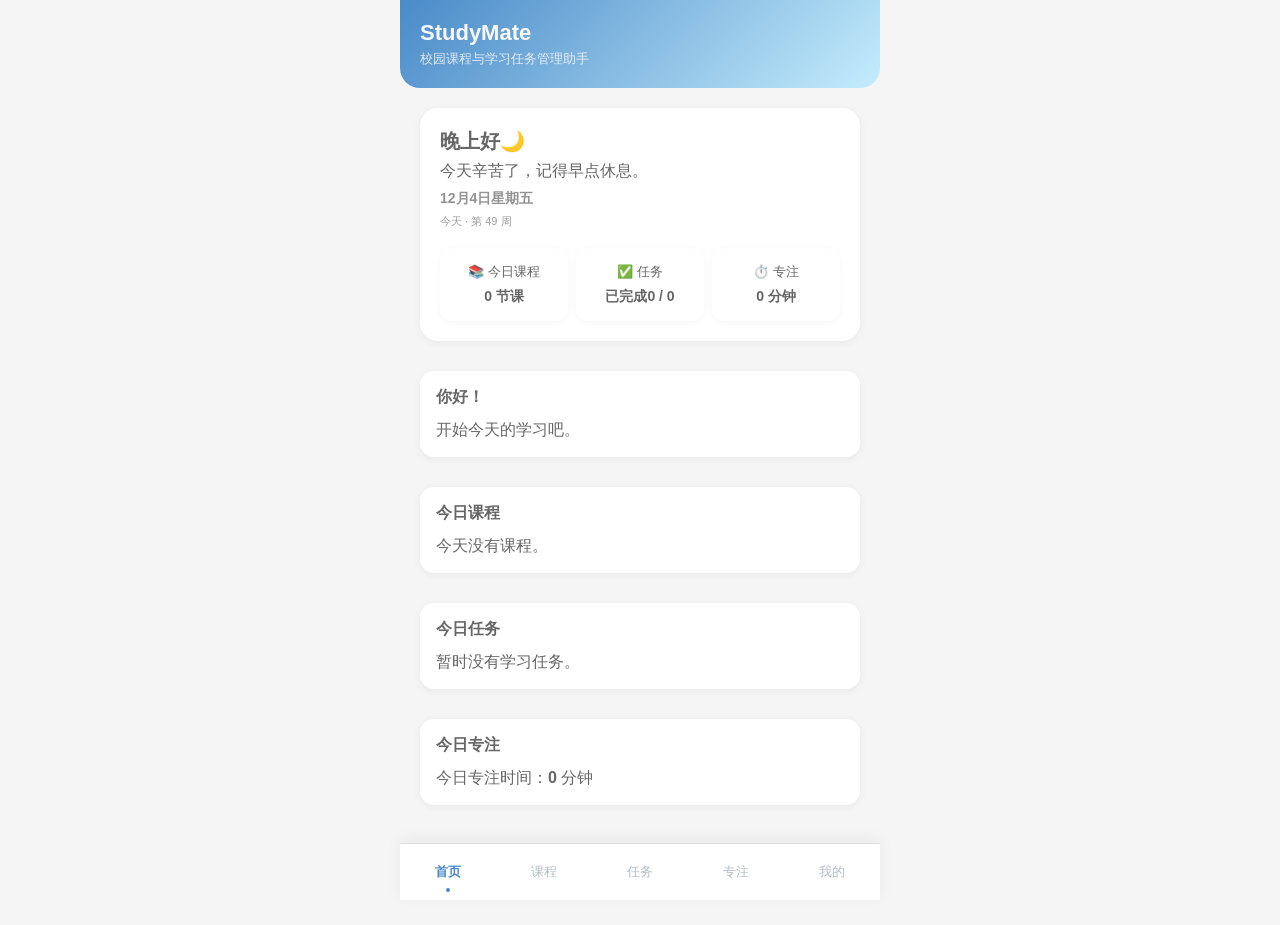
<file: index.html>
<!DOCTYPE html>

<html lang="zh-CN">

<head>
    <meta charset="UTF-8">

    <meta name="viewport" content="width=device-width, initial-scale=1.0">

    <title>StudyMate - 首页</title>

    <link rel="stylesheet" href="css/style.css">
</head>


<body>

    <!-- 顶部 -->
    <header>
        <h1>StudyMate</h1>
        <p>校园课程与学习任务管理助手</p>
    </header>


    <!-- 首页内容 -->
    <main>

    <!-- 今日学习概览 -->
    <section class="study-overview">


    <h2 id="greeting">早上好 👋</h2>

    <p id="rest-reminder"></p>

    <div class="date-info">
        <p id="today-date">今日</p>
        <span id="week-info"></span>
    </div>

    <div class="overview-card">

        <div class="overview-item">
            <span>📚 今日课程</span>
            <strong id="today-courses">0节课</strong>
        </div>

        <div class="overview-item">
            <span>✅ 任务</span>
            <strong id="task-progress">已完成0/0</strong>
        </div>

        <div class="overview-item">
            <span>⏱️ 专注</span>
            <strong id="focus-minutes">0分钟</strong>
        </div>

    </div>

</section>

        <section>
            <h2>你好！</h2>
            <p>开始今天的学习吧。</p>
        </section>


        <section>
            <h2>今日课程</h2>
            <div id="today-course-list">
            <p>暂时没有课程数据</p>
        </div>
        </section>


        <section>
            <h2>今日任务</h2>
            <div id="today-task-list">
            <p>暂时没有学习任务</p>
        </div>
        </section>


        <section>
            <h2>今日专注</h2>
            <p>今日专注时间：<strong id="today-focus-minutes">0</strong> 分钟</p>
        </section>

    </main>


    <!-- 底部导航栏 -->
    <nav>
        <a href="index.html" class="active">首页</a>
        <a href="course.html">课程</a>
        <a href="task.html">任务</a>
        <a href="focus.html">专注</a>
        <a href="profile.html">我的</a>
    </nav>

    <script src="js/timer.js"></script>


    <script>
        document.addEventListener('DOMContentLoaded', function () {

            // ================================
            // 根据时间自动显示问候语
            // ================================

const currentHour = new Date().getHours();

const greetingElement =
    document.getElementById('greeting');

const restReminder =
    document.getElementById('rest-reminder');


// 早上 5:00 - 11:59
if (currentHour >= 5 && currentHour < 12) {

    greetingElement.textContent =
        '早上好👋';

    restReminder.textContent = '';


// 下午 12:00 - 17:59
} else if (currentHour >= 12 && currentHour < 18) {

    greetingElement.textContent =
        '下午好☀️';

    restReminder.textContent = '';


// 晚上 18:00 - 第二天 4:59
} else {

    greetingElement.textContent =
        '晚上好🌙';

    restReminder.textContent =
        '今天辛苦了，记得早点休息。';

}

// ================================
// 自动显示今天日期
// ================================

const currentDate = new Date();

const weekDays = [
    '星期日',
    '星期一',
    '星期二',
    '星期三',
    '星期四',
    '星期五',
    '星期六'
];

const months = [
    '1月',
    '2月',
    '3月',
    '4月',
    '5月',
    '6月',
    '7月',
    '8月',
    '9月',
    '10月',
    '11月',
    '12月'
];


// 星期
const weekDay =
    weekDays[currentDate.getDay()];

// 月份
const month =
    months[currentDate.getMonth()];

// 日期
const date =
    currentDate.getDate();


// 显示完整日期
document.getElementById('today-date').textContent =
    month +  date + '日' + weekDay;


// ================================
// 计算今年第几周
// ================================

const startOfYear =
    new Date(currentDate.getFullYear(), 0, 1);

const daysPassed =
    Math.floor(
        (currentDate - startOfYear) /
        (24 * 60 * 60 * 1000)
    );

const weekNumber =
    Math.ceil(
        (daysPassed + startOfYear.getDay() + 1) / 7
    );


// 显示 Week
document.getElementById('week-info').textContent =
    '今天 · 第 ' + weekNumber + ' 周';

            // 读取课程页面保存的所有课程
            const courses = JSON.parse(localStorage.getItem('courses')) || [];

            // 获取今天是星期几
            // 周日=0，周一=1，周二=2……周六=6
            const today = new Date().getDay();

            // 找出今天的课程
            const todayCourses = courses.filter(function(course) {
                return course.day === today;
            });

            // 把今天课程数量显示到首页
            const courseElement = document.getElementById('today-courses');

            if (courseElement) {
                courseElement.textContent =
                    todayCourses.length + ' 节课';
            }

            // ================================
// 显示今天的具体课程
// ================================

const todayCourseList =
    document.getElementById('today-course-list');

if (todayCourseList) {

    if (todayCourses.length === 0) {

        todayCourseList.innerHTML =
            '<p>今天没有课程。</p>';

    } else {

        // 按上课时间排序
        todayCourses.sort(function(a, b) {
            return a.start.localeCompare(b.start);
        });

        todayCourseList.innerHTML =
            todayCourses.map(function(course) {

                return `
                    <div class="course-card">

                        <div class="course-time">
                            ${course.start} - ${course.end}
                        </div>

                        <div class="course-name">
                            ${course.name}
                        </div>

                        <div class="course-location">
                            📍 ${course.location}
                        </div>

                    </div>
                `;

            }).join('');
    }
}

            // ================================
            // 读取任务数据
            // ================================

            const tasks = JSON.parse(localStorage.getItem('tasks')) || [];

        // 统计已经完成的任务
            const completedTasks = tasks.filter(function(task) {
            return task.completed === true;
        });

        // 找到首页的任务统计位置
            const taskElement = document.getElementById('task-progress');

        // 显示：完成数量 / 总任务数量
        if (taskElement) {
            taskElement.textContent =
            '已完成' + completedTasks.length + ' / ' + tasks.length;
            }

        // ================================
// 显示任务列表
// ================================

const todayTaskList =
    document.getElementById('today-task-list');

if (todayTaskList) {

    if (tasks.length === 0) {

        todayTaskList.innerHTML =
            '<p>暂时没有学习任务。</p>';

    } else {

        todayTaskList.innerHTML =
            tasks.map(function(task) {

                const status =
                    task.completed ? '✅' : '🟩';

                return `
                    <p>
                        ${status} ${task.name}
                    </p>
                `;

            }).join('');
    }
}

    // ================================
// 读取专注数据
// ================================

const focusSessions =
    JSON.parse(localStorage.getItem('focusSessions')) || [];


// 获取今天日期
const now = new Date();

const todayString =
    now.getFullYear() + '-' +
    String(now.getMonth() + 1).padStart(2, '0') + '-' +
    String(now.getDate()).padStart(2, '0');


// 找出今天完成的番茄钟
const todaySessions = focusSessions.filter(function(session) {
    return session.date === todayString;
});


// 计算今天总专注分钟数
const todayFocusMinutes = todaySessions.reduce(function(total, session) {
    return total + session.minutes;
}, 0);


// 首页顶部 Focus
const focusElement =
    document.getElementById('focus-minutes');

if (focusElement) {
    focusElement.textContent =
        todayFocusMinutes + ' 分钟';
}


// 首页下面“今日专注”
const todayFocusElement =
    document.getElementById('today-focus-minutes');

if (todayFocusElement) {
    todayFocusElement.textContent =
        todayFocusMinutes;
}

        });
    </script>

</body>

</html>
</file>
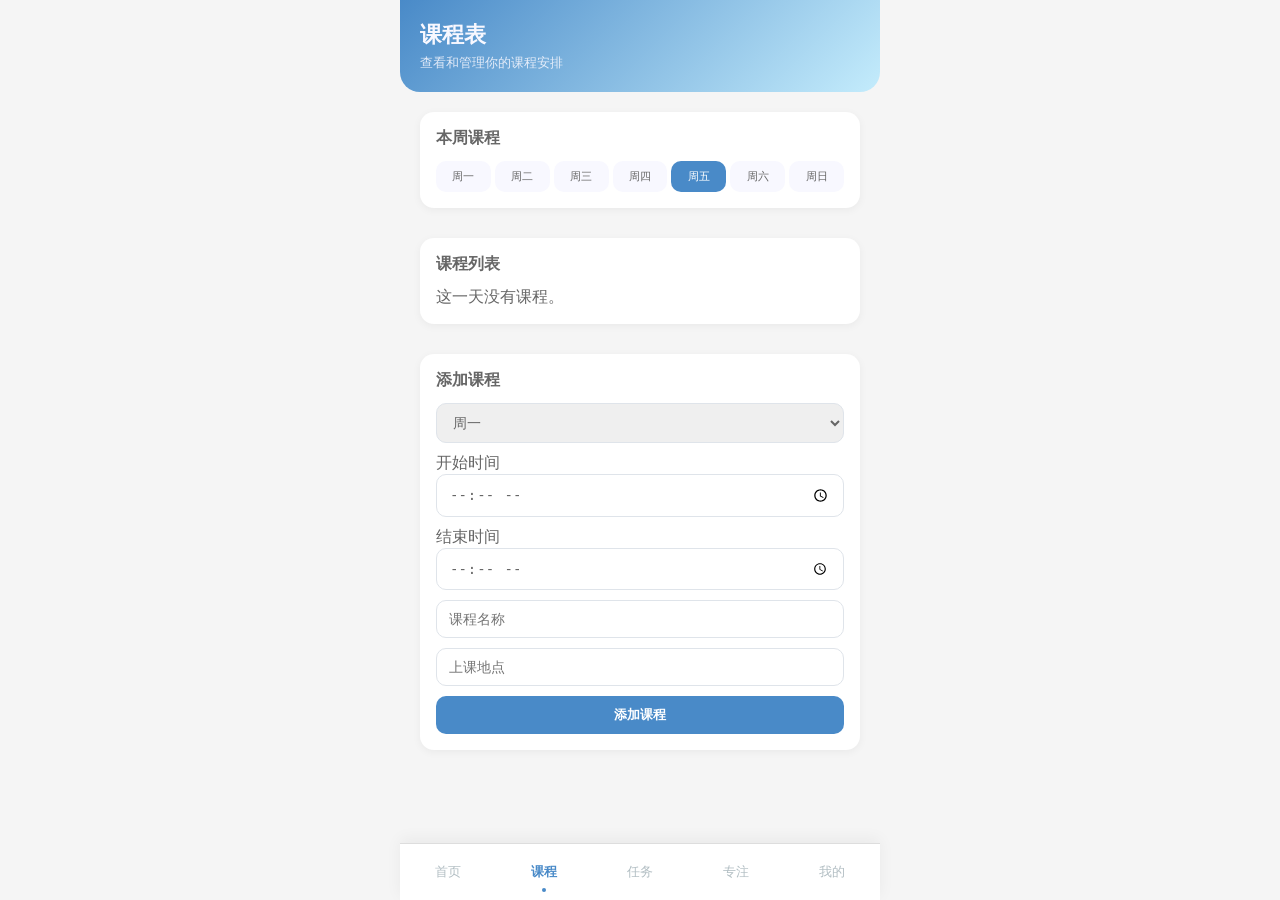
<file: course.html>
<!DOCTYPE html>

<html lang="zh-CN">

<head>
    <meta charset="UTF-8">

    <meta name="viewport" content="width=device-width, initial-scale=1.0">

    <title>StudyMate - 课程</title>

    <link rel="stylesheet" href="css/style.css">
</head>

<body>

    <header>
        <h1>课程表</h1>
        <p>查看和管理你的课程安排</p>
    </header>


    <main>

        <!-- 星期选择 -->
       <section>
    <h2>本周课程</h2>
    <div class="day-list">
    <button class="day-btn" data-day="1">周一</button>
    <button class="day-btn" data-day="2">周二</button>
    <button class="day-btn" data-day="3">周三</button>
    <button class="day-btn" data-day="4">周四</button>
    <button class="day-btn" data-day="5">周五</button>
    <button class="day-btn" data-day="6">周六</button>
    <button class="day-btn" data-day="0">周日</button>
    </div>
</section>


        <!-- 课程列表 -->
        <section>
            <h2>课程列表</h2>
            <div id="courseList">
                <p>这一天没有课程。</p>
            </div>
        </section>


        <!-- 添加课程 -->

        <section>
            <h2>添加课程</h2>
            

            <select id="courseDay">
                <option value="1">周一</option>
                <option value="2">周二</option>
                <option value="3">周三</option>
                <option value="4">周四</option>
                <option value="5">周五</option>
                <option value="6">周六</option>
                <option value="0">周日</option>
            </select>

            <label>开始时间</label>
            <input id="startTime" type="time">

            <label>结束时间</label>
            <input id="endTime" type="time">

            <input id="courseName" type="text" placeholder="课程名称">

            <input id="courseLocation" type="text" placeholder="上课地点">

            <button class="btn-primary" onclick="addCourse()">添加课程</button>
        </section>
    </main>


    <nav>
        <a href="index.html">首页</a>
        <a href="course.html" class="active">课程</a>
        <a href="task.html">任务</a>
        <a href="focus.html">专注</a>
        <a href="profile.html">我的</a>
    </nav>

    <script src="js/course.js"></script>
    <script src="js/timer.js"></script>

</body>

</html>
</file>
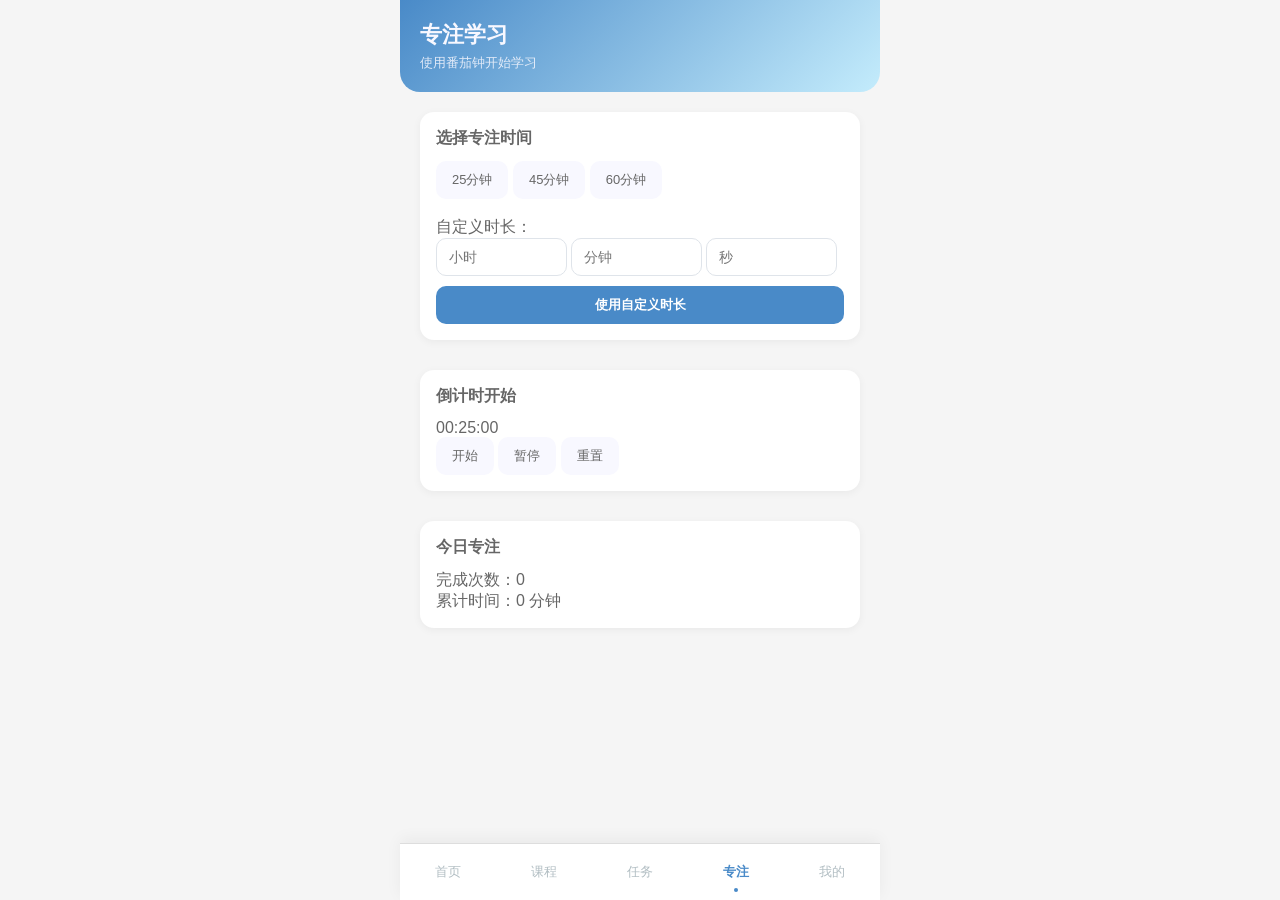
<file: focus.html>
<!DOCTYPE html>

<html lang="zh-CN">

<head>
    <meta charset="UTF-8">

    <meta name="viewport" content="width=device-width, initial-scale=1.0">

    <title>StudyMate - 专注</title>

    <link rel="stylesheet" href="css/style.css">
</head>


<body>

    <header>
        <h1>专注学习</h1>
        <p>使用番茄钟开始学习</p>
    </header>


    <main>

        <!-- 时间选择 -->
        <section>
            <h2>选择专注时间</h2>

            <button class="time-btn active" data-min="25">25分钟</button>
            <button class="time-btn" data-min="45">45分钟</button>
            <button class="time-btn" data-min="60">60分钟</button>
            <br><br>

            <label>自定义时长：</label>
            <br>
            <input id="customHour" type="number" min="0" placeholder="小时" style="width:32%">
            <input id="customMin" type="number" min="0" max="59" placeholder="分钟" style="width:32%">
            <input id="customSec" type="number" min="0" max="59" placeholder="秒" style="width:32%">

            <button id="customBtn" class="btn-primary">使用自定义时长</button>
        </section>


        <!-- 番茄钟 -->
        <section>
            <h2>倒计时开始</h2>

            <p id="timerDisplay">25:00</p>

            <button id="startBtn">开始</button>
            <button id="pauseBtn">暂停</button>
            <button id="resetBtn">重置</button>
        </section>


        <!-- 今日记录 -->
        <section>
            <h2>今日专注</h2>

            <p>完成次数：<span id="focusCount">0</span></p>
            <p>累计时间：<span id="focusMinutes">0</span> 分钟</p>
        </section>

    </main>


    <nav>
        <a href="index.html">首页</a>
        <a href="course.html">课程</a>
        <a href="task.html">任务</a>
        <a href="focus.html" class="active">专注</a>
        <a href="profile.html">我的</a>
    </nav>

    <script src="js/timer.js"></script>

</body>

</html>
</file>
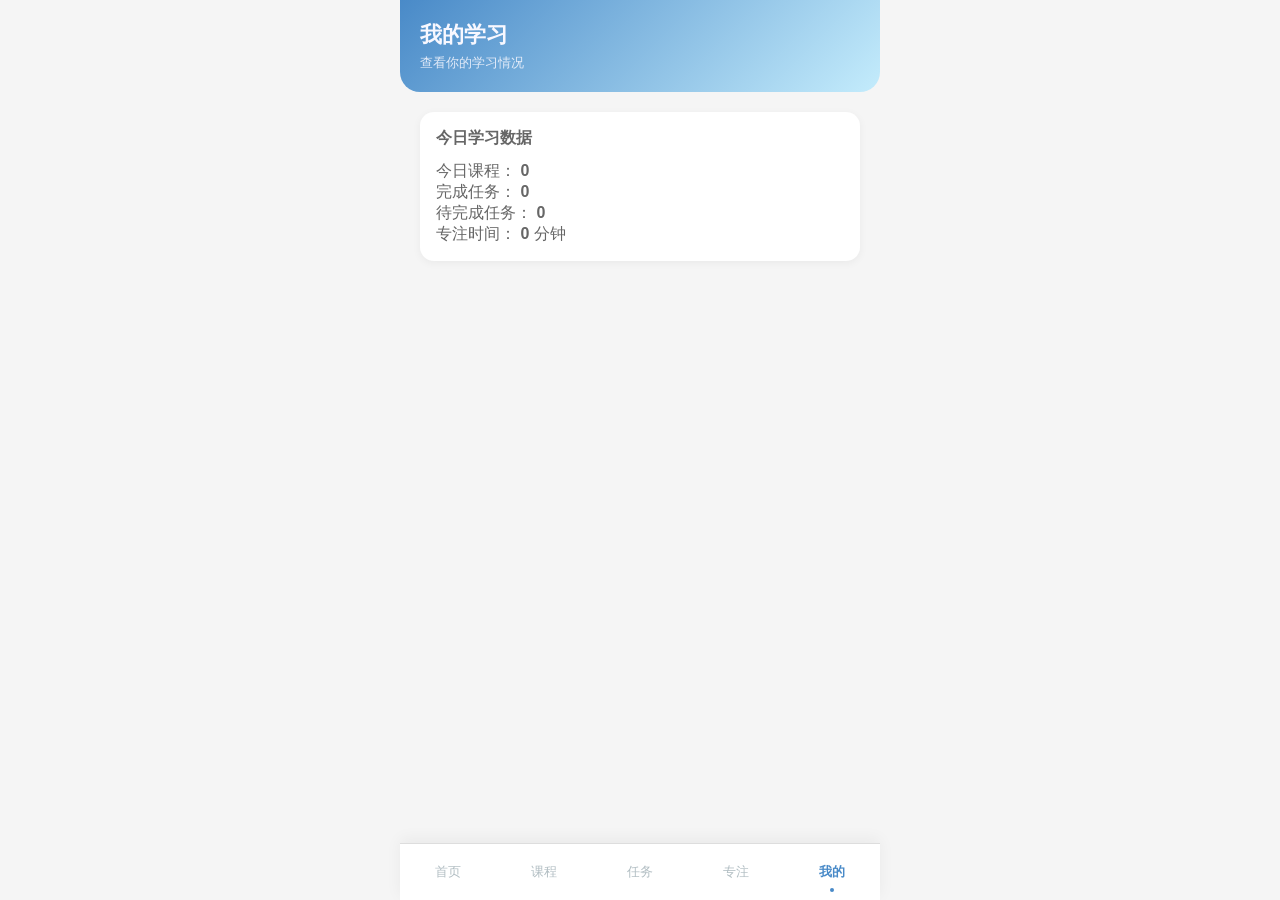
<file: profile.html>
<!DOCTYPE html>

<html lang="zh-CN">

<head>
    <meta charset="UTF-8">

    <meta name="viewport" content="width=device-width, initial-scale=1.0">

    <title>StudyMate - 我的</title>

    <link rel="stylesheet" href="css/style.css">
</head>


<body>

    <header>
        <h1>我的学习</h1>
        <p>查看你的学习情况</p>
    </header>



    <main>

        <section>
    <h2>今日学习数据</h2>

    <p>
        今日课程：
        <strong id="today-study-courses">0</strong>
    </p>

    <p>
        完成任务：
        <strong id="today-completed-tasks">0</strong>
    </p>

    <p>
        待完成任务：
        <strong id="today-todo-tasks">0</strong>
    </p>

    <p>
        专注时间：
        <strong id="today-focus-time">0</strong> 分钟
    </p>
</section>
        
        <!-- 我的学习统计 -->
<section class="my-study">

    <h2>My Study</h2>

    <p>
        今日课程：
        <strong id="study-courses">0</strong>
    </p>

    <p>
        完成任务：
        <strong id="study-completed-tasks">0</strong>
    </p>

    <p>
        待完成：
        <strong id="study-todo-tasks">0</strong>
    </p>

    <p>
        专注时间：
        <strong id="study-focus-minutes">0</strong> min
    </p>

    <p>
        完成番茄钟：
        <strong id="study-focus-count">0</strong> 次
    </p>

</section>
    </main>


    <nav>
        <a href="index.html">首页</a>
        <a href="course.html">课程</a>
        <a href="task.html">任务</a>
        <a href="focus.html">专注</a>
        <a href="profile.html" class="active">我的</a>
    </nav>

    <script src="js/timer.js"></script>

    <script>
document.addEventListener('DOMContentLoaded', function () {

    // =================================
    // 1. 今日课程
    // =================================

    const courses =
        JSON.parse(localStorage.getItem('courses')) || [];

    const todayDay = new Date().getDay();

    const todayCourses = courses.filter(function(course) {
        return course.day === todayDay;
    });

    document.getElementById('study-courses').textContent =
        todayCourses.length;


    // =================================
    // 2. 任务统计
    // =================================

    const tasks =
        JSON.parse(localStorage.getItem('tasks')) || [];

    const completedTasks = tasks.filter(function(task) {
        return task.completed === true;
    });

    const todoTasks = tasks.filter(function(task) {
        return task.completed === false;
    });

    document.getElementById('study-completed-tasks').textContent =
        completedTasks.length;

    document.getElementById('study-todo-tasks').textContent =
        todoTasks.length;


    // =================================
    // 3. 今日专注统计
    // =================================

    const focusSessions =
        JSON.parse(localStorage.getItem('focusSessions')) || [];

    const now = new Date();

    const todayString =
        now.getFullYear() + '-' +
        String(now.getMonth() + 1).padStart(2, '0') + '-' +
        String(now.getDate()).padStart(2, '0');

    const todaySessions = focusSessions.filter(function(session) {
        return session.date === todayString;
    });


    // =================================
    // 4. 今日专注分钟
    // =================================

    const focusMinutes = todaySessions.reduce(
        function(total, session) {
            return total + session.minutes;
        },
        0
    );

    document.getElementById('study-focus-minutes').textContent =
        focusMinutes;


    // =================================
    // 5. 今日完成番茄钟次数
    // =================================

    document.getElementById('study-focus-count').textContent =
        todaySessions.length;

    // =================================
   // 6. 更新上方“今日学习数据”
   // =================================

    document.getElementById('today-study-courses').textContent =
        todayCourses.length;

    document.getElementById('today-completed-tasks').textContent =
        completedTasks.length;

    document.getElementById('today-todo-tasks').textContent =
        todoTasks.length;

    document.getElementById('today-focus-time').textContent =
        focusMinutes;

});
</script>

</body>

</html>
</file>
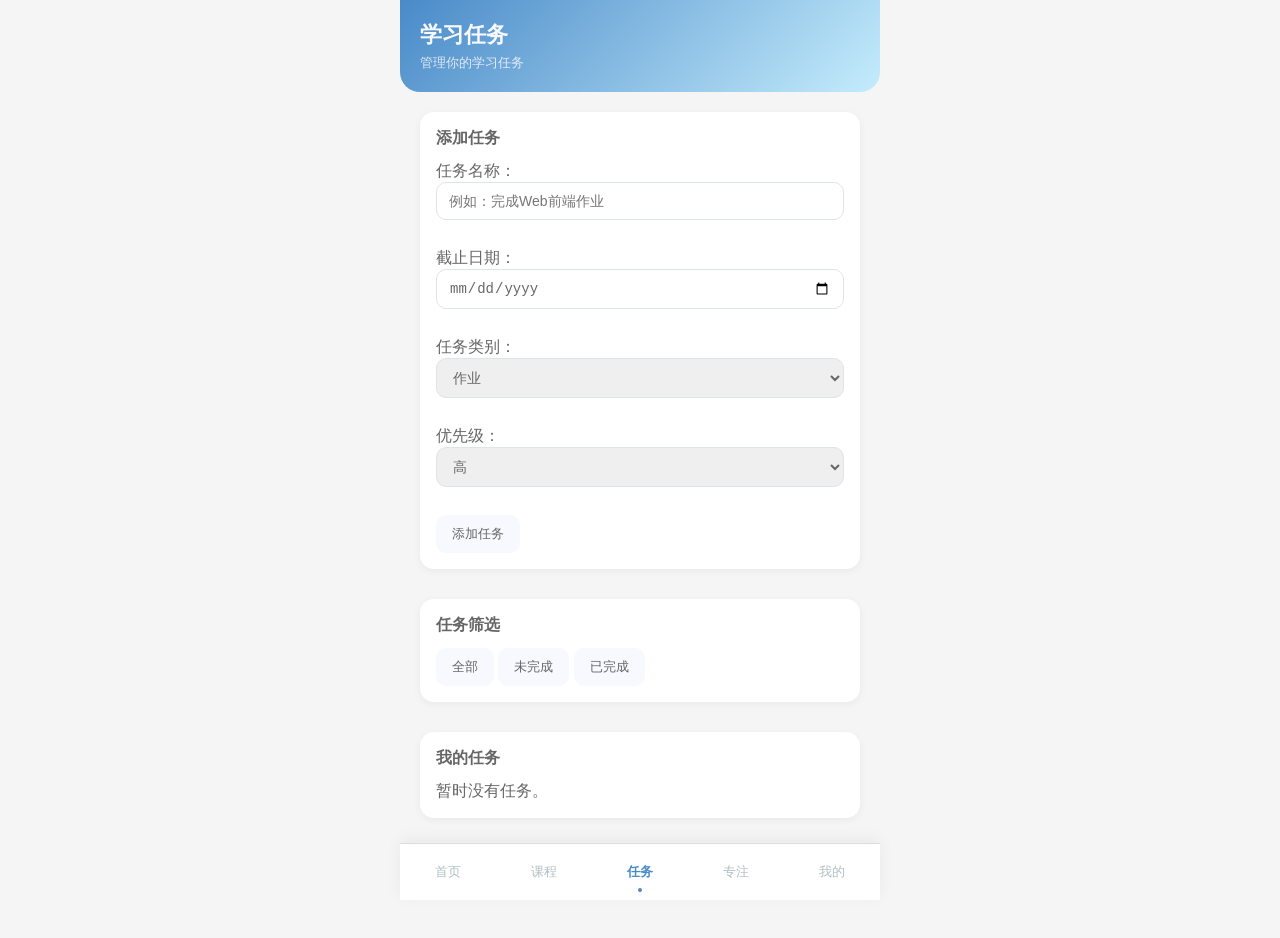
<file: task.html>
<!DOCTYPE html>

<html lang="zh-CN">

<head>
    <meta charset="UTF-8">

    <meta name="viewport" content="width=device-width, initial-scale=1.0">

    <title>StudyMate - 任务</title>

    <link rel="stylesheet" href="css/style.css">
</head>


<body>

    <header>
        <h1>学习任务</h1>
        <p>管理你的学习任务</p>
    </header>


    <main>

        <!-- 添加任务 -->
<section>

    <h2>添加任务</h2>

    <!-- 任务名称 -->
    <div>
        <label for="taskName">任务名称：</label>

        <input
            type="text"
            id="taskName"
            placeholder="例如：完成Web前端作业"
        >
    </div>

    <br>


    <!-- 截止日期 -->
    <div>
        <label for="taskDate">截止日期：</label>

        <input
            type="date"
            id="taskDate"
        >
    </div>

    <br>


    <!-- 任务类别 -->
    <div>
        <label for="taskCategory">任务类别：</label>

        <select id="taskCategory">
            <option value="作业">作业</option>
            <option value="复习">复习</option>
            <option value="考试">考试</option>
            <option value="其他">其他</option>
        </select>
    </div>

    <br>


    <!-- 优先级 -->
    <div>
        <label for="taskPriority">优先级：</label>

        <select id="taskPriority">
            <option value="高">高</option>
            <option value="中">中</option>
            <option value="低">低</option>
        </select>
    </div>

    <br>


    <!-- 添加任务按钮 -->
    <button id="addTaskButton">添加任务</button>

</section>


        <!-- 任务筛选 -->
<section>

    <h2>任务筛选</h2>
    <button onclick="filterTasks('all')">
        全部
    </button>

    <button onclick="filterTasks('todo')">
        未完成
    </button>

    <button onclick="filterTasks('completed')">
        已完成
    </button>

</section>


        <!-- 任务列表 -->
<section>

    <h2>我的任务</h2>

    <div id="taskList">
        <p>暂时没有任务。</p>
    </div>

</section>

    </main>


    <nav>
        <a href="index.html">首页</a>
        <a href="course.html">课程</a>
        <a href="task.html" class="active">任务</a>
        <a href="focus.html">专注</a>
        <a href="profile.html">我的</a>
    </nav>

<script src="js/task.js"></script>
<script src="js/timer.js"></script>

</body>

</html>
</file>
<file: css/style.css>
/*页面颜色、大小、布局、按钮、卡片、手机端界面等*/

/*防止输入框超出屏幕*/
* {
    margin: 0;
    padding: 0;
    box-sizing: border-box;
}

body {
    max-width: 480px;
    margin: 0 auto;
    font-family: Arial, sans-serif;
    padding-bottom: 70px;
    background-color: whitesmoke;
    color: dimgrey;
}


header {
    padding: 20px;
    background: linear-gradient(135deg , #498ac8 , #c4ecfc);
    color: ghostwhite;
    border-radius: 0 0 20px 20px;
}

header h1 {
    font-size: 22px;
}

header p {
    font-size: 13px;
    opacity: 0.85;
    margin-top: 4px;
}

main {
    padding: 20px;
}


section {
    margin-bottom: 30px;
    background: white;
    border-radius: 14px;
    padding: 16px;
    box-shadow: 0 2px 8px rgba(0, 0, 0, 0.05);
}

section h2 {
    font-size: 16px;
    margin-bottom: 12px;
}

button {
    border: none;
    border-radius: 10px;/*使按钮更圆滑*/
    padding: 10px 16px;
    font-size: 13px;
    background: #f8f8ff;
    color: #2d3436;
    cursor: pointer;
}

button:active {
    transform: scale(0.90);
    opacity: 0.80;
}


/*主按钮*/
.btn-primary {
    background: #498ac8;
    color: white;
    width: 100%;
    font-weight: bold;
}

/*星期按钮*/
.day-btn.active {
    background: #498ac8;
    color: white;
}

.day-list {
    display: flex;
    gap: 4px;
}

.day-btn {
    flex: 1;
    padding: 8px 0;
    font-size: 11px;
    white-space: nowrap;
}

/* 输入框 */
input, select {
    width: 100%;
    padding: 10px 12px;
    border: 1px solid #dfe4ea;
    border-radius: 10px;
    font-size: 14px;
    margin-bottom: 10px;
}

/*课程*/
.course-card {
    background: #f8f8ff;
    border-left: 4px solid #498ac8;
    border-radius: 10px;
    padding: 12px;
    margin-bottom: 10px;
}

.task-card.done {
    border-left-color: green;
    opacity: 0.6;
}

.course-time {
    font-size: 12px;
    color: #498ac8;
    font-weight: bold;
}

.course-name {
    font-size: 15px;
    font-weight: bold;
    margin: 4px 0;
}

.course-location {
    font-size: 13px;
    color: #636e72;
}


nav {
    position: fixed;

    bottom: 0;

    left: 50%;

    width: 100%;
    transform: translateX(-50%);
    max-width: 480px;

    display: flex;

    justify-content: space-around;

    padding: 15px 0;

    background-color: white;

    border-top: 1px solid #dddddd;
}


nav a {
    text-decoration: none;
    color: #b2bec3;
    font-size: 13px;
}

nav a.active {
    color: #498ac8;
    font-weight: bold;
}

/* ===== 统一任务页面文字颜色 ===== */

main {
    color: #666666;
}

/* 标题统一灰色 */
main h1,
main h2,
main h3 {
    color: #666666;
}

/* 表单标签统一灰色 */
main label {
    color: #666666;
}

/* 输入框和下拉框文字统一灰色 */
main input,
main select {
    color: #666666;
}

/* 按钮文字统一灰色 */
main button {
    color: #666666;
}

/* 普通文字统一灰色 */
main p {
    color: #666666;
}

/* =========================================
   StudyMate 首页高级布局
   ========================================= */


/* ===== 首页学习概览 ===== */

.study-overview {
    padding: 20px;
    border-radius: 18px;
    overflow: hidden;
}


/* Good Morning 和日期之间的层级 */

.study-overview h2 {
    font-size: 20px;
    margin-bottom: 6px;
}

.study-overview #today-date {
    font-size: 13px;
    margin-bottom: 18px;
    opacity: 0.7;
}


/* ===== 三个数据卡片的总容器 ===== */

.overview-card {
    display: grid;
    grid-template-columns: repeat(3, 1fr);
    gap: 8px;
}


/* ===== 每一个数据区域 ===== */

.overview-item {
    min-width: 0;
    padding: 14px 8px;

    border-radius: 12px;

    text-align: center;

    display: flex;
    flex-direction: column;
    align-items: center;
    justify-content: center;

    gap: 6px;

    box-shadow: 0 2px 8px rgba(0, 0, 0, 0.04);

    transition:
        transform 0.2s ease,
        box-shadow 0.2s ease;
}


/* 鼠标放上去轻微浮起 */

.overview-item:hover {
    transform: translateY(-3px);

    box-shadow:
        0 6px 14px rgba(0, 0, 0, 0.08);
}


/* 📚 ✅ ⏱️ 这一行 */

.overview-item span {
    display: block;
    font-size: 13px;
    white-space: nowrap;
}


/* 下面真正的数据 */

.overview-item strong {
    display: block;

    font-size: 14px;

    line-height: 1.4;

    word-break: normal;
}


/* ===== 首页普通板块动画 ===== */

main section {
    transition:
        transform 0.2s ease,
        box-shadow 0.2s ease;
}


main section:hover {
    transform: translateY(-2px);

    box-shadow:
        0 5px 15px rgba(0, 0, 0, 0.07);
}

/* =========================================
   首页课程卡片细节优化
   ========================================= */

#today-course-list .course-card {
    position: relative;

    padding: 14px 14px 14px 16px;

    margin-top: 10px;
    margin-bottom: 10px;

    transition:
        transform 0.2s ease,
        box-shadow 0.2s ease;
}


#today-course-list .course-card:hover {
    transform: translateX(3px);

    box-shadow:
        0 4px 12px rgba(0, 0, 0, 0.06);
}


#today-course-list .course-time {
    margin-bottom: 5px;
}


#today-course-list .course-name {
    margin-bottom: 5px;
}


#today-course-list .course-location {
    margin-top: 3px;
}

/* =========================================
   底部导航细节优化
   ========================================= */

nav {
    z-index: 100;

    box-shadow:
        0 -4px 15px rgba(0, 0, 0, 0.05);
}


nav a {
    position: relative;

    padding: 4px 8px;

    transition:
        transform 0.2s ease,
        opacity 0.2s ease;
}


nav a:hover {
    transform: translateY(-2px);
}


/* 当前页面下面增加小圆点 */

nav a.active::after {
    content: "";

    position: absolute;

    left: 50%;
    bottom: -7px;

    transform: translateX(-50%);

    width: 4px;
    height: 4px;

    border-radius: 50%;

    background: currentColor;
}

/* =========================================
   按钮交互优化
   ========================================= */

button {
    transition:
        transform 0.15s ease,
        box-shadow 0.2s ease,
        opacity 0.2s ease;
}


button:hover {
    transform: translateY(-1px);

    box-shadow:
        0 3px 8px rgba(0, 0, 0, 0.08);
}


button:active {
    transform: scale(0.96);
}

/* =========================================
   输入框交互优化
   ========================================= */

input,
select {
    outline: none;

    transition:
        border 0.2s ease,
        box-shadow 0.2s ease;
}


input:focus,
select:focus {
    border-width: 1px;

    box-shadow:
        0 0 0 3px rgba(108, 92, 231, 0.08);
}

/* =========================================
   小屏幕优化
   ========================================= */

@media (max-width: 380px) {

    .overview-card {
        gap: 6px;
    }

    .overview-item {
        padding: 12px 5px;
    }

    .overview-item span {
        font-size: 11px;
    }

    .overview-item strong {
        font-size: 12px;
    }

}

/* =========================================
   首页动态日期
   ========================================= */

.date-info {
    margin-top: 8px;
    margin-bottom: 20px;
}


.date-info #today-date {
    margin: 0 0 3px 0;

    font-size: 14px;

    font-weight: bold;
}


.date-info #week-info {
    font-size: 11px;

    opacity: 0.65;
}

/* 暂时隐藏重复的 My Study 区域 */
.my-study {
    display: none;
}

/* 长英文、长数字自动断行 */
.course-name,
.course-location,
#today-course-list,
#today-task-list,
#taskList {
    word-break: break-all;
    overflow-wrap: anywhere;
}
</file>
